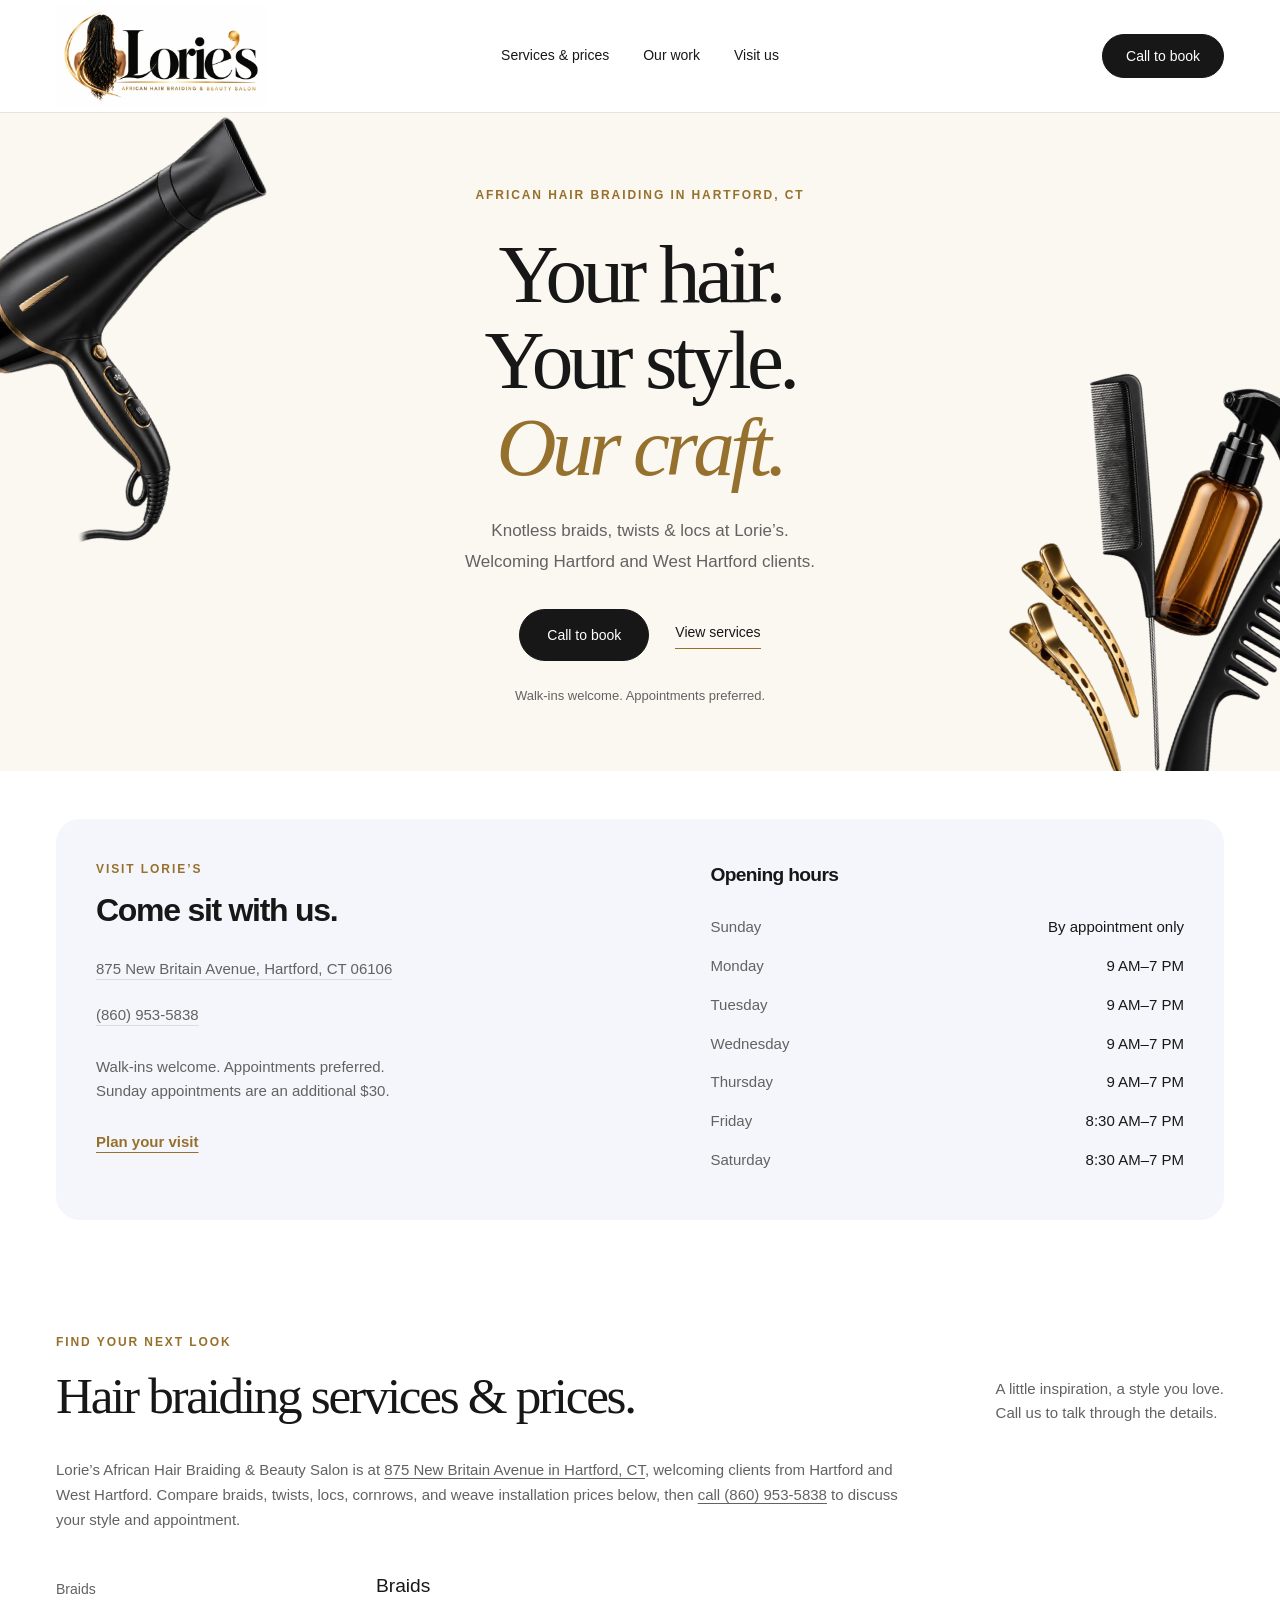
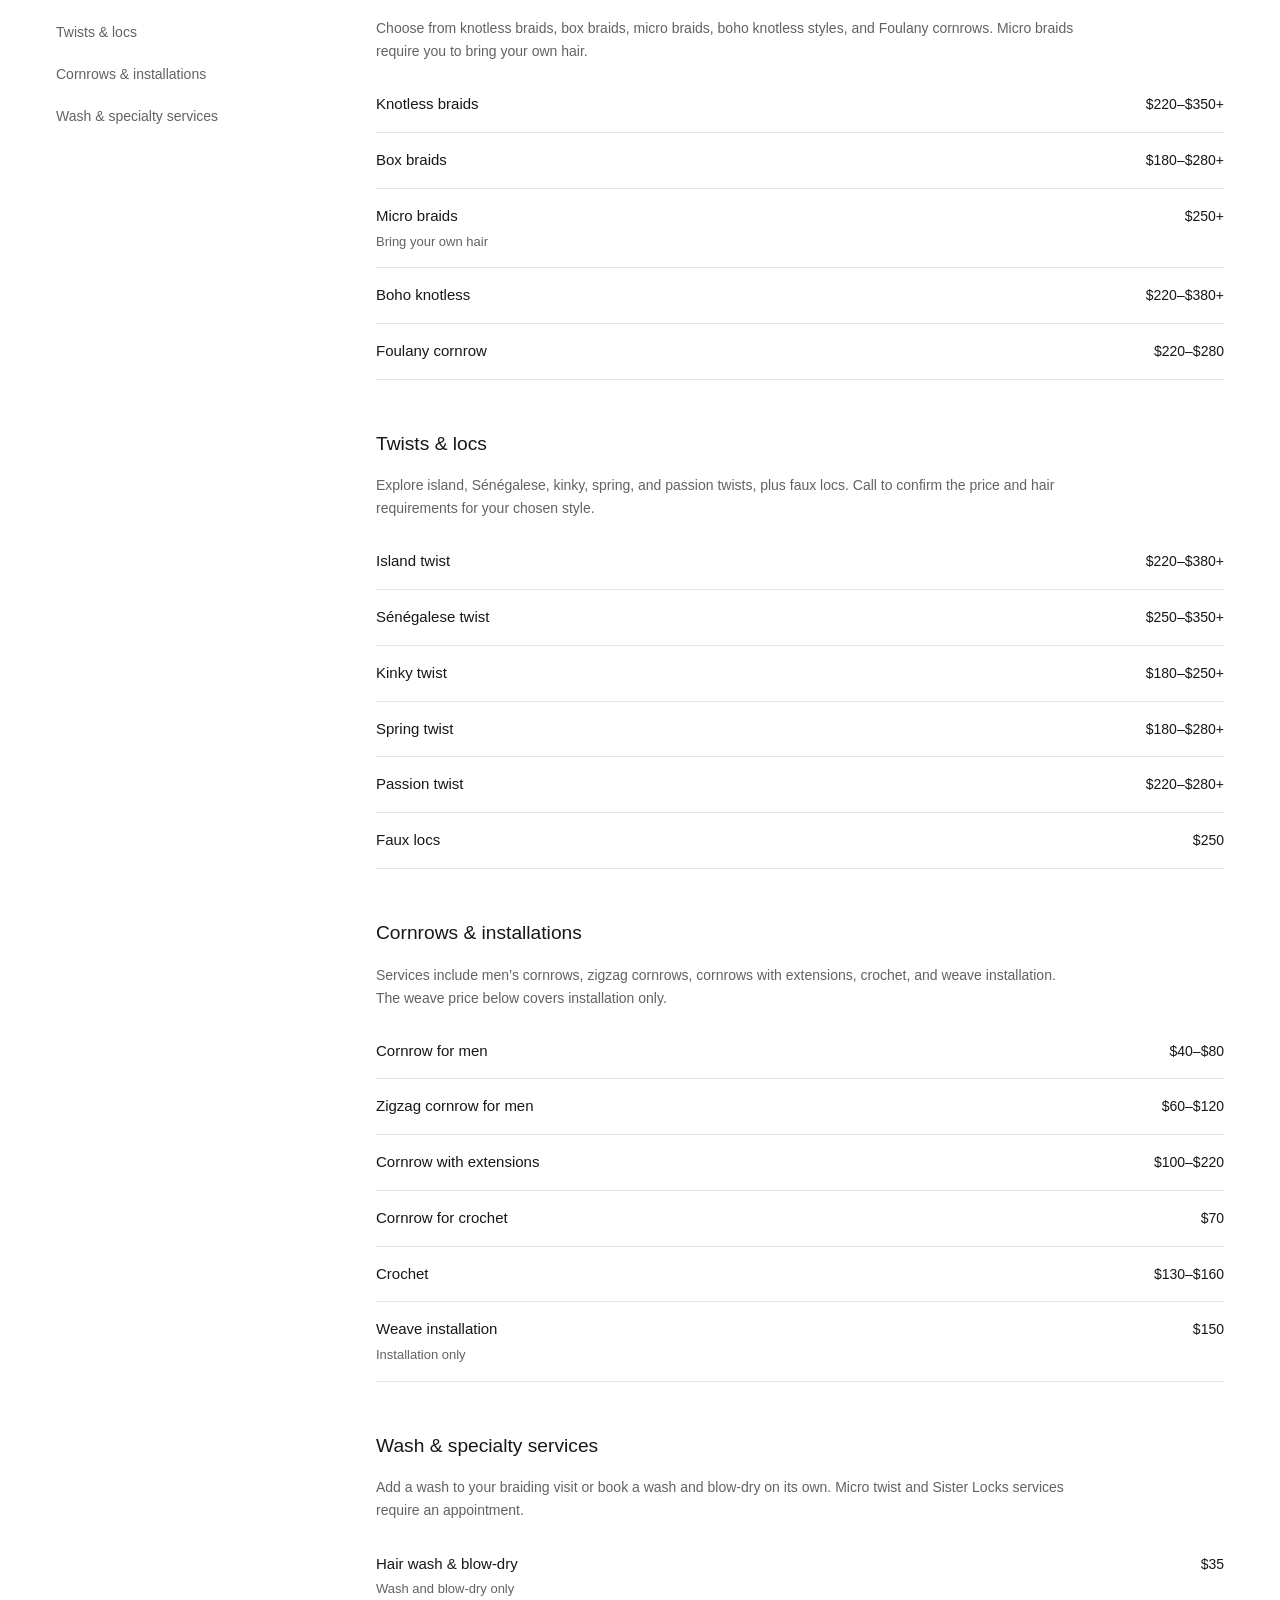
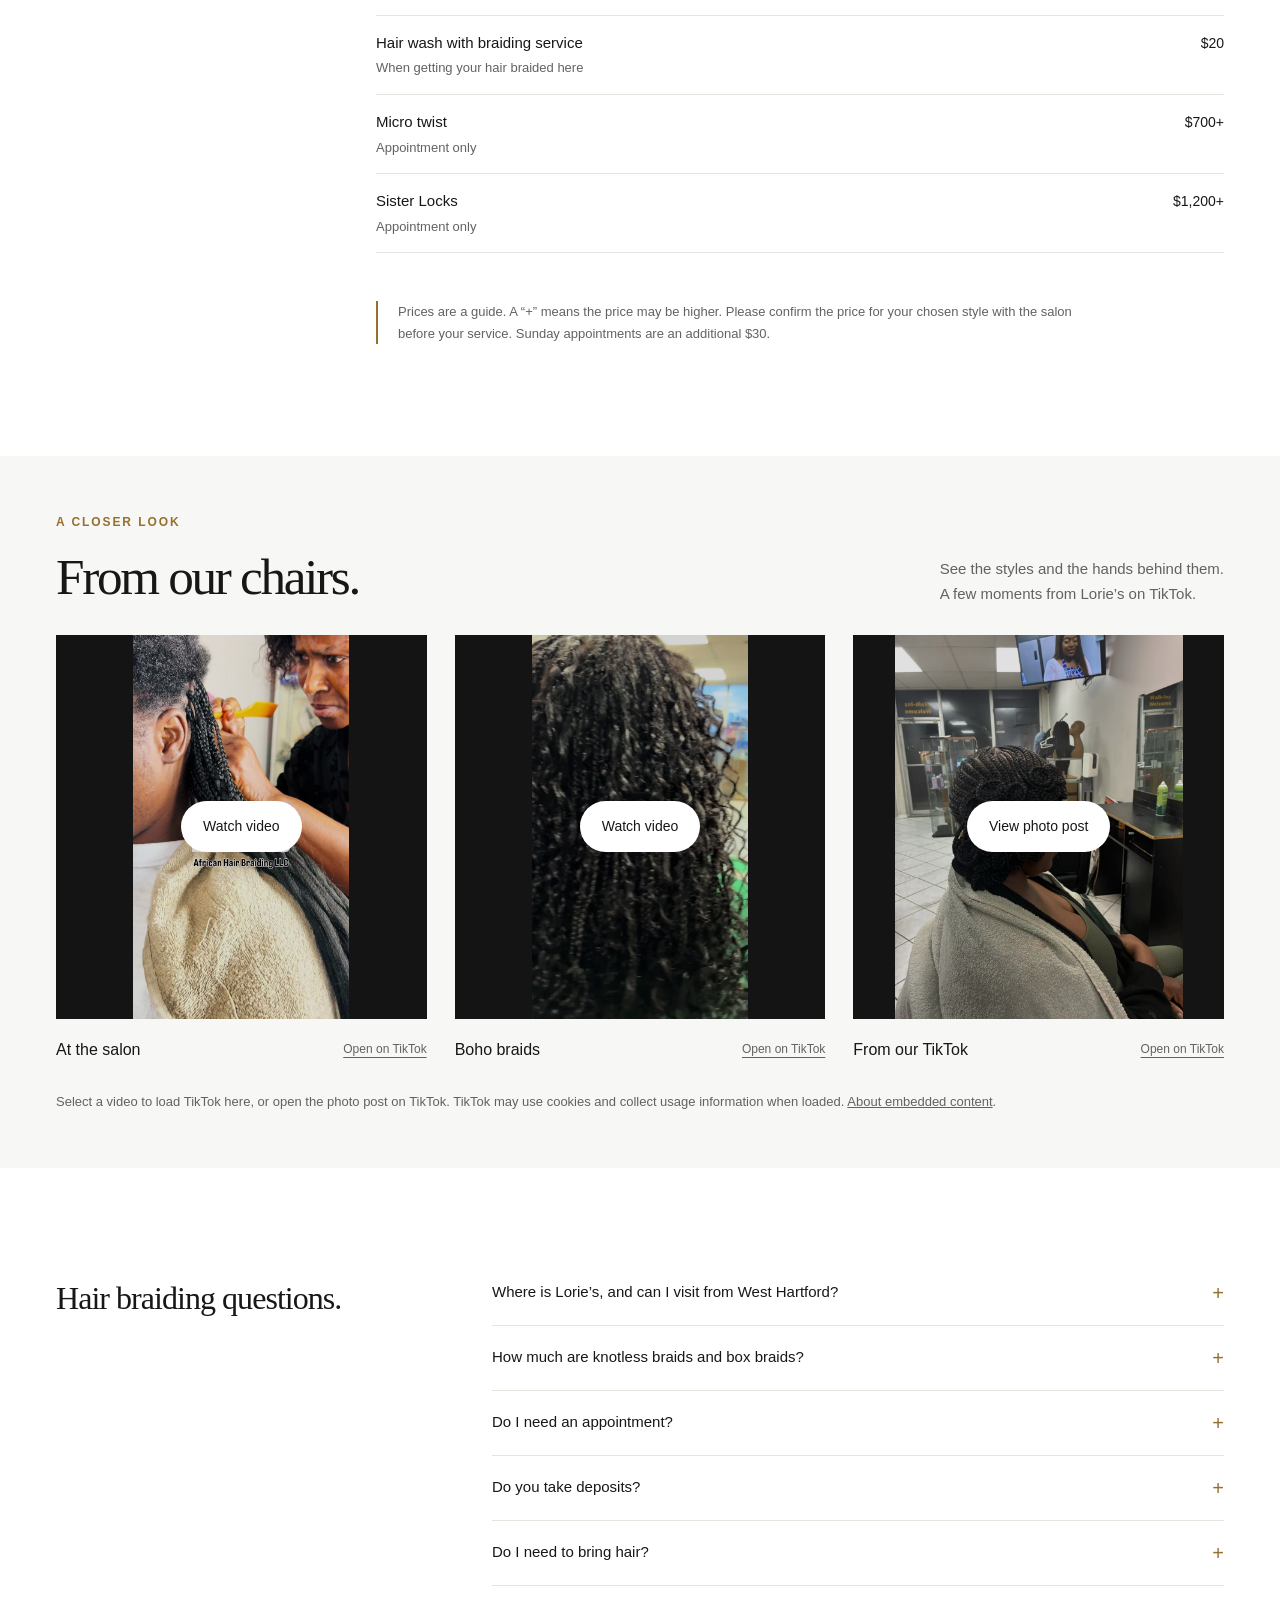
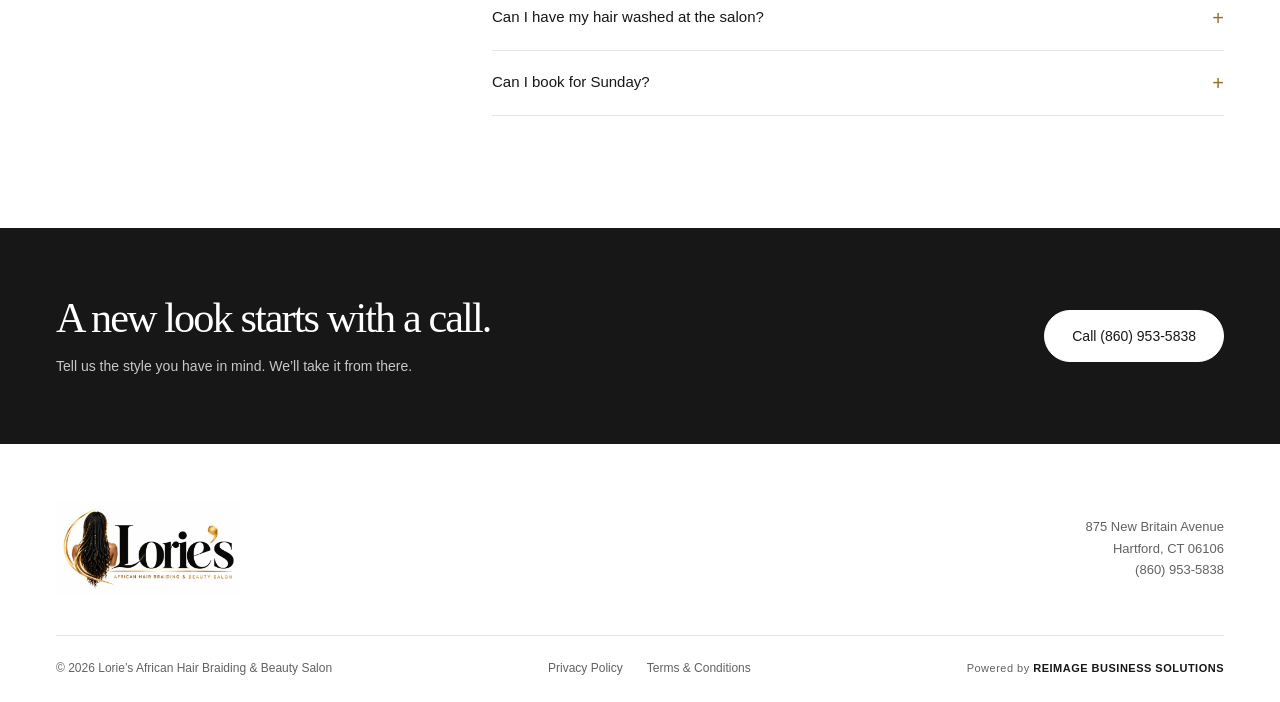
<file: index.html>
<!doctype html>
<html lang="en">
<head>
  <meta charset="utf-8"><meta name="viewport" content="width=device-width, initial-scale=1, viewport-fit=cover">
  <title>Hair Braiding in Hartford, CT | Lorie’s Salon</title>
  <meta name="description" content="Knotless braids, box braids, twists and locs in Hartford, welcoming West Hartford clients. View prices and hours, then call (860) 953-5838 to book.">
  <meta name="theme-color" content="#ffffff">
  <link rel="icon" href="data:image/svg+xml,%3Csvg xmlns='http://www.w3.org/2000/svg' viewBox='0 0 64 64'%3E%3Crect width='64' height='64' rx='8' fill='%23161616'/%3E%3Ctext x='18' y='48' fill='%23d4ae62' font-size='48' font-family='Georgia'%3EL%3C/text%3E%3C/svg%3E">
  <link rel="stylesheet" href="styles.css?v=d5288e8f4a30"><script src="site.js?v=2c0ebb2b4b5e" defer></script>
<!-- SEO:START -->
<meta name="robots" content="index, follow, max-image-preview:large, max-snippet:-1, max-video-preview:-1">
<link rel="canonical" href="https://loriesafricanhairbraidingllc.com/" />
<meta property="og:type" content="website">
<meta property="og:locale" content="en_US">
<meta property="og:site_name" content="Lorie’s African Hair Braiding &amp; Beauty Salon">
<meta property="og:title" content="Hair Braiding in Hartford, CT | Lorie’s Salon">
<meta property="og:description" content="Knotless braids, box braids, twists and locs in Hartford, welcoming West Hartford clients. View prices and hours, then call (860) 953-5838 to book.">
<meta property="og:url" content="https://loriesafricanhairbraidingllc.com/">
<meta property="og:image" content="https://loriesafricanhairbraidingllc.com/assets/lories-logo.png">
<meta property="og:image:width" content="1774">
<meta property="og:image:height" content="887">
<meta property="og:image:alt" content="Lorie’s African Hair Braiding &amp; Beauty Salon logo">
<meta name="twitter:card" content="summary_large_image">
<meta name="twitter:title" content="Hair Braiding in Hartford, CT | Lorie’s Salon">
<meta name="twitter:description" content="Knotless braids, box braids, twists and locs in Hartford, welcoming West Hartford clients. View prices and hours, then call (860) 953-5838 to book.">
<meta name="twitter:image" content="https://loriesafricanhairbraidingllc.com/assets/lories-logo.png">
<meta name="twitter:image:alt" content="Lorie’s African Hair Braiding &amp; Beauty Salon logo">
<link rel="sitemap" type="application/xml" href="https://loriesafricanhairbraidingllc.com/sitemap.xml">
<script type="application/ld+json">
{
  "@context": "https://schema.org",
  "@graph": [
    {
      "@type": "HairSalon",
      "@id": "https://loriesafricanhairbraidingllc.com/#salon",
      "url": "https://loriesafricanhairbraidingllc.com/",
      "name": "Lorie’s African Hair Braiding & Beauty Salon",
      "description": "Knotless braids, box braids, twists and locs in Hartford, welcoming West Hartford clients. View prices and hours, then call (860) 953-5838 to book. Walk-ins welcome. Appointments preferred. Sunday is by appointment only with an additional $30 charge.",
      "telephone": "+1-860-953-5838",
      "address": {
        "@type": "PostalAddress",
        "streetAddress": "875 New Britain Avenue",
        "addressLocality": "Hartford",
        "addressRegion": "CT",
        "postalCode": "06106",
        "addressCountry": "US"
      },
      "areaServed": [
        {
          "@type": "City",
          "name": "Hartford, Connecticut"
        },
        {
          "@type": "City",
          "name": "West Hartford, Connecticut"
        }
      ],
      "openingHoursSpecification": [
        {
          "@type": "OpeningHoursSpecification",
          "dayOfWeek": [
            "Monday",
            "Tuesday",
            "Wednesday",
            "Thursday"
          ],
          "opens": "09:00",
          "closes": "19:00"
        },
        {
          "@type": "OpeningHoursSpecification",
          "dayOfWeek": [
            "Friday",
            "Saturday"
          ],
          "opens": "08:30",
          "closes": "19:00"
        }
      ],
      "sameAs": [
        "https://www.tiktok.com/@lorieshairbraiding0"
      ],
      "hasOfferCatalog": {
        "@id": "https://loriesafricanhairbraidingllc.com/#service-catalog"
      },
      "logo": {
        "@type": "ImageObject",
        "url": "https://loriesafricanhairbraidingllc.com/assets/lories-logo.png",
        "width": 1774,
        "height": 887
      },
      "image": [
        "https://loriesafricanhairbraidingllc.com/assets/salon-work.jpg",
        "https://loriesafricanhairbraidingllc.com/assets/boho-braids.jpg"
      ],
      "hasMap": "https://www.google.com/maps/search/?api=1&query=875+New+Britain+Avenue+Hartford+CT+06106"
    },
    {
      "@type": "WebSite",
      "@id": "https://loriesafricanhairbraidingllc.com/#website",
      "url": "https://loriesafricanhairbraidingllc.com/",
      "name": "Lorie’s African Hair Braiding & Beauty Salon",
      "publisher": {
        "@id": "https://loriesafricanhairbraidingllc.com/#salon"
      },
      "inLanguage": "en-US"
    },
    {
      "@type": "WebPage",
      "@id": "https://loriesafricanhairbraidingllc.com/#webpage",
      "url": "https://loriesafricanhairbraidingllc.com/",
      "name": "Hair Braiding in Hartford, CT | Lorie’s Salon",
      "description": "Knotless braids, box braids, twists and locs in Hartford, welcoming West Hartford clients. View prices and hours, then call (860) 953-5838 to book.",
      "isPartOf": {
        "@id": "https://loriesafricanhairbraidingllc.com/#website"
      },
      "mainEntity": {
        "@id": "https://loriesafricanhairbraidingllc.com/#salon"
      },
      "inLanguage": "en-US"
    },
    {
      "@type": "OfferCatalog",
      "@id": "https://loriesafricanhairbraidingllc.com/#service-catalog",
      "name": "Hair braiding services and prices",
      "itemListElement": [
        {
          "@type": "OfferCatalog",
          "name": "Braids",
          "itemListElement": [
            {
              "@type": "Offer",
              "url": "https://loriesafricanhairbraidingllc.com/#braids",
              "description": "Listed price: $220–$350+. Confirm the final price with the salon before service. A plus sign means the price can exceed the displayed amount or range.",
              "priceSpecification": {
                "@type": "PriceSpecification",
                "priceCurrency": "USD",
                "minPrice": 220.0
              },
              "itemOffered": {
                "@type": "Service",
                "name": "Knotless braids",
                "serviceType": "Knotless braids",
                "provider": {
                  "@id": "https://loriesafricanhairbraidingllc.com/#salon"
                },
                "url": "https://loriesafricanhairbraidingllc.com/#braids"
              }
            },
            {
              "@type": "Offer",
              "url": "https://loriesafricanhairbraidingllc.com/#braids",
              "description": "Listed price: $180–$280+. Confirm the final price with the salon before service. A plus sign means the price can exceed the displayed amount or range.",
              "priceSpecification": {
                "@type": "PriceSpecification",
                "priceCurrency": "USD",
                "minPrice": 180.0
              },
              "itemOffered": {
                "@type": "Service",
                "name": "Box braids",
                "serviceType": "Box braids",
                "provider": {
                  "@id": "https://loriesafricanhairbraidingllc.com/#salon"
                },
                "url": "https://loriesafricanhairbraidingllc.com/#braids"
              }
            },
            {
              "@type": "Offer",
              "url": "https://loriesafricanhairbraidingllc.com/#braids",
              "description": "Listed price: $250+. Confirm the final price with the salon before service. Bring your own hair. A plus sign means the price can exceed the displayed amount or range.",
              "priceSpecification": {
                "@type": "PriceSpecification",
                "priceCurrency": "USD",
                "minPrice": 250.0
              },
              "itemOffered": {
                "@type": "Service",
                "name": "Micro braids",
                "serviceType": "Micro braids",
                "provider": {
                  "@id": "https://loriesafricanhairbraidingllc.com/#salon"
                },
                "url": "https://loriesafricanhairbraidingllc.com/#braids"
              }
            },
            {
              "@type": "Offer",
              "url": "https://loriesafricanhairbraidingllc.com/#braids",
              "description": "Listed price: $220–$380+. Confirm the final price with the salon before service. A plus sign means the price can exceed the displayed amount or range.",
              "priceSpecification": {
                "@type": "PriceSpecification",
                "priceCurrency": "USD",
                "minPrice": 220.0
              },
              "itemOffered": {
                "@type": "Service",
                "name": "Boho knotless",
                "serviceType": "Boho knotless",
                "provider": {
                  "@id": "https://loriesafricanhairbraidingllc.com/#salon"
                },
                "url": "https://loriesafricanhairbraidingllc.com/#braids"
              }
            },
            {
              "@type": "Offer",
              "url": "https://loriesafricanhairbraidingllc.com/#braids",
              "description": "Listed price: $220–$280. Confirm the final price with the salon before service.",
              "priceSpecification": {
                "@type": "PriceSpecification",
                "priceCurrency": "USD",
                "minPrice": 220.0,
                "maxPrice": 280.0
              },
              "itemOffered": {
                "@type": "Service",
                "name": "Foulany cornrow",
                "serviceType": "Foulany cornrow",
                "provider": {
                  "@id": "https://loriesafricanhairbraidingllc.com/#salon"
                },
                "url": "https://loriesafricanhairbraidingllc.com/#braids"
              }
            }
          ]
        },
        {
          "@type": "OfferCatalog",
          "name": "Twists & locs",
          "itemListElement": [
            {
              "@type": "Offer",
              "url": "https://loriesafricanhairbraidingllc.com/#twists",
              "description": "Listed price: $220–$380+. Confirm the final price with the salon before service. A plus sign means the price can exceed the displayed amount or range.",
              "priceSpecification": {
                "@type": "PriceSpecification",
                "priceCurrency": "USD",
                "minPrice": 220.0
              },
              "itemOffered": {
                "@type": "Service",
                "name": "Island twist",
                "serviceType": "Island twist",
                "provider": {
                  "@id": "https://loriesafricanhairbraidingllc.com/#salon"
                },
                "url": "https://loriesafricanhairbraidingllc.com/#twists"
              }
            },
            {
              "@type": "Offer",
              "url": "https://loriesafricanhairbraidingllc.com/#twists",
              "description": "Listed price: $250–$350+. Confirm the final price with the salon before service. A plus sign means the price can exceed the displayed amount or range.",
              "priceSpecification": {
                "@type": "PriceSpecification",
                "priceCurrency": "USD",
                "minPrice": 250.0
              },
              "itemOffered": {
                "@type": "Service",
                "name": "Sénégalese twist",
                "serviceType": "Sénégalese twist",
                "provider": {
                  "@id": "https://loriesafricanhairbraidingllc.com/#salon"
                },
                "url": "https://loriesafricanhairbraidingllc.com/#twists"
              }
            },
            {
              "@type": "Offer",
              "url": "https://loriesafricanhairbraidingllc.com/#twists",
              "description": "Listed price: $180–$250+. Confirm the final price with the salon before service. A plus sign means the price can exceed the displayed amount or range.",
              "priceSpecification": {
                "@type": "PriceSpecification",
                "priceCurrency": "USD",
                "minPrice": 180.0
              },
              "itemOffered": {
                "@type": "Service",
                "name": "Kinky twist",
                "serviceType": "Kinky twist",
                "provider": {
                  "@id": "https://loriesafricanhairbraidingllc.com/#salon"
                },
                "url": "https://loriesafricanhairbraidingllc.com/#twists"
              }
            },
            {
              "@type": "Offer",
              "url": "https://loriesafricanhairbraidingllc.com/#twists",
              "description": "Listed price: $180–$280+. Confirm the final price with the salon before service. A plus sign means the price can exceed the displayed amount or range.",
              "priceSpecification": {
                "@type": "PriceSpecification",
                "priceCurrency": "USD",
                "minPrice": 180.0
              },
              "itemOffered": {
                "@type": "Service",
                "name": "Spring twist",
                "serviceType": "Spring twist",
                "provider": {
                  "@id": "https://loriesafricanhairbraidingllc.com/#salon"
                },
                "url": "https://loriesafricanhairbraidingllc.com/#twists"
              }
            },
            {
              "@type": "Offer",
              "url": "https://loriesafricanhairbraidingllc.com/#twists",
              "description": "Listed price: $220–$280+. Confirm the final price with the salon before service. A plus sign means the price can exceed the displayed amount or range.",
              "priceSpecification": {
                "@type": "PriceSpecification",
                "priceCurrency": "USD",
                "minPrice": 220.0
              },
              "itemOffered": {
                "@type": "Service",
                "name": "Passion twist",
                "serviceType": "Passion twist",
                "provider": {
                  "@id": "https://loriesafricanhairbraidingllc.com/#salon"
                },
                "url": "https://loriesafricanhairbraidingllc.com/#twists"
              }
            },
            {
              "@type": "Offer",
              "url": "https://loriesafricanhairbraidingllc.com/#twists",
              "description": "Listed price: $250. Confirm the final price with the salon before service.",
              "priceSpecification": {
                "@type": "PriceSpecification",
                "priceCurrency": "USD",
                "price": 250.0
              },
              "itemOffered": {
                "@type": "Service",
                "name": "Faux locs",
                "serviceType": "Faux locs",
                "provider": {
                  "@id": "https://loriesafricanhairbraidingllc.com/#salon"
                },
                "url": "https://loriesafricanhairbraidingllc.com/#twists"
              }
            }
          ]
        },
        {
          "@type": "OfferCatalog",
          "name": "Cornrows & installations",
          "itemListElement": [
            {
              "@type": "Offer",
              "url": "https://loriesafricanhairbraidingllc.com/#cornrows",
              "description": "Listed price: $40–$80. Confirm the final price with the salon before service.",
              "priceSpecification": {
                "@type": "PriceSpecification",
                "priceCurrency": "USD",
                "minPrice": 40.0,
                "maxPrice": 80.0
              },
              "itemOffered": {
                "@type": "Service",
                "name": "Cornrow for men",
                "serviceType": "Cornrow for men",
                "provider": {
                  "@id": "https://loriesafricanhairbraidingllc.com/#salon"
                },
                "url": "https://loriesafricanhairbraidingllc.com/#cornrows"
              }
            },
            {
              "@type": "Offer",
              "url": "https://loriesafricanhairbraidingllc.com/#cornrows",
              "description": "Listed price: $60–$120. Confirm the final price with the salon before service.",
              "priceSpecification": {
                "@type": "PriceSpecification",
                "priceCurrency": "USD",
                "minPrice": 60.0,
                "maxPrice": 120.0
              },
              "itemOffered": {
                "@type": "Service",
                "name": "Zigzag cornrow for men",
                "serviceType": "Zigzag cornrow for men",
                "provider": {
                  "@id": "https://loriesafricanhairbraidingllc.com/#salon"
                },
                "url": "https://loriesafricanhairbraidingllc.com/#cornrows"
              }
            },
            {
              "@type": "Offer",
              "url": "https://loriesafricanhairbraidingllc.com/#cornrows",
              "description": "Listed price: $100–$220. Confirm the final price with the salon before service.",
              "priceSpecification": {
                "@type": "PriceSpecification",
                "priceCurrency": "USD",
                "minPrice": 100.0,
                "maxPrice": 220.0
              },
              "itemOffered": {
                "@type": "Service",
                "name": "Cornrow with extensions",
                "serviceType": "Cornrow with extensions",
                "provider": {
                  "@id": "https://loriesafricanhairbraidingllc.com/#salon"
                },
                "url": "https://loriesafricanhairbraidingllc.com/#cornrows"
              }
            },
            {
              "@type": "Offer",
              "url": "https://loriesafricanhairbraidingllc.com/#cornrows",
              "description": "Listed price: $70. Confirm the final price with the salon before service.",
              "priceSpecification": {
                "@type": "PriceSpecification",
                "priceCurrency": "USD",
                "price": 70.0
              },
              "itemOffered": {
                "@type": "Service",
                "name": "Cornrow for crochet",
                "serviceType": "Cornrow for crochet",
                "provider": {
                  "@id": "https://loriesafricanhairbraidingllc.com/#salon"
                },
                "url": "https://loriesafricanhairbraidingllc.com/#cornrows"
              }
            },
            {
              "@type": "Offer",
              "url": "https://loriesafricanhairbraidingllc.com/#cornrows",
              "description": "Listed price: $130–$160. Confirm the final price with the salon before service.",
              "priceSpecification": {
                "@type": "PriceSpecification",
                "priceCurrency": "USD",
                "minPrice": 130.0,
                "maxPrice": 160.0
              },
              "itemOffered": {
                "@type": "Service",
                "name": "Crochet",
                "serviceType": "Crochet",
                "provider": {
                  "@id": "https://loriesafricanhairbraidingllc.com/#salon"
                },
                "url": "https://loriesafricanhairbraidingllc.com/#cornrows"
              }
            },
            {
              "@type": "Offer",
              "url": "https://loriesafricanhairbraidingllc.com/#cornrows",
              "description": "Listed price: $150. Confirm the final price with the salon before service. Installation only.",
              "priceSpecification": {
                "@type": "PriceSpecification",
                "priceCurrency": "USD",
                "price": 150.0
              },
              "itemOffered": {
                "@type": "Service",
                "name": "Weave installation",
                "serviceType": "Weave installation",
                "provider": {
                  "@id": "https://loriesafricanhairbraidingllc.com/#salon"
                },
                "url": "https://loriesafricanhairbraidingllc.com/#cornrows"
              }
            }
          ]
        },
        {
          "@type": "OfferCatalog",
          "name": "Wash & specialty services",
          "itemListElement": [
            {
              "@type": "Offer",
              "url": "https://loriesafricanhairbraidingllc.com/#care",
              "description": "Listed price: $35. Confirm the final price with the salon before service. Wash and blow-dry only.",
              "priceSpecification": {
                "@type": "PriceSpecification",
                "priceCurrency": "USD",
                "price": 35.0
              },
              "itemOffered": {
                "@type": "Service",
                "name": "Hair wash & blow-dry",
                "serviceType": "Hair wash & blow-dry",
                "provider": {
                  "@id": "https://loriesafricanhairbraidingllc.com/#salon"
                },
                "url": "https://loriesafricanhairbraidingllc.com/#care"
              }
            },
            {
              "@type": "Offer",
              "url": "https://loriesafricanhairbraidingllc.com/#care",
              "description": "Listed price: $20. Confirm the final price with the salon before service. When getting your hair braided here.",
              "priceSpecification": {
                "@type": "PriceSpecification",
                "priceCurrency": "USD",
                "price": 20.0
              },
              "itemOffered": {
                "@type": "Service",
                "name": "Hair wash with braiding service",
                "serviceType": "Hair wash with braiding service",
                "provider": {
                  "@id": "https://loriesafricanhairbraidingllc.com/#salon"
                },
                "url": "https://loriesafricanhairbraidingllc.com/#care"
              }
            },
            {
              "@type": "Offer",
              "url": "https://loriesafricanhairbraidingllc.com/#care",
              "description": "Listed price: $700+. Confirm the final price with the salon before service. Appointment only. A plus sign means the price can exceed the displayed amount or range.",
              "priceSpecification": {
                "@type": "PriceSpecification",
                "priceCurrency": "USD",
                "minPrice": 700.0
              },
              "itemOffered": {
                "@type": "Service",
                "name": "Micro twist",
                "serviceType": "Micro twist",
                "provider": {
                  "@id": "https://loriesafricanhairbraidingllc.com/#salon"
                },
                "url": "https://loriesafricanhairbraidingllc.com/#care"
              }
            },
            {
              "@type": "Offer",
              "url": "https://loriesafricanhairbraidingllc.com/#care",
              "description": "Listed price: $1,200+. Confirm the final price with the salon before service. Appointment only. A plus sign means the price can exceed the displayed amount or range.",
              "priceSpecification": {
                "@type": "PriceSpecification",
                "priceCurrency": "USD",
                "minPrice": 1200.0
              },
              "itemOffered": {
                "@type": "Service",
                "name": "Sister Locks",
                "serviceType": "Sister Locks",
                "provider": {
                  "@id": "https://loriesafricanhairbraidingllc.com/#salon"
                },
                "url": "https://loriesafricanhairbraidingllc.com/#care"
              }
            }
          ]
        }
      ]
    }
  ]
}
</script>
<!-- SEO:END -->
  <meta name="msvalidate.01" content="78F93D1057647D83AE4B906CA632988F" />
</head>
<body>
  <a class="skip" href="#main">Skip to content</a>
  <header class="header"><div class="wrap nav">
    <a class="brand" href="./" aria-label="Lorie’s home"><img src="assets/lories-logo.webp" width="640" height="320" alt="Lorie’s African Hair Braiding & Beauty Salon"></a>
    <button class="menu-toggle" type="button" aria-label="Open navigation" aria-expanded="false" aria-controls="navigation"><span class="menu-icon" aria-hidden="true"><span></span><span></span><span></span></span></button>
    <nav id="navigation" aria-label="Main navigation"><a href="#services">Services & prices</a><a href="#our-work">Our work</a><a href="#visit">Visit us</a><a class="button small" href="tel:+18609535838">Call to book</a></nav>
  </div></header>
  <main id="main">
    <section class="hero">
      <img class="hero-decor hero-dryer" src="assets/hero-blow-dryer.webp" srcset="assets/hero-blow-dryer-mobile.webp 240w, assets/hero-blow-dryer.webp 960w" sizes="(max-width:700px) 180px, (max-width:1000px) 270px, (max-width:1516px) 31vw, 470px" width="960" height="960" decoding="async" alt="" aria-hidden="true">
      <img class="hero-decor hero-tools" src="assets/hero-braiding-tools.webp" srcset="assets/hero-braiding-tools-mobile.webp 280w, assets/hero-braiding-tools.webp 800w" sizes="(max-width:700px) and (max-height:640px) 130px, (max-width:700px) 160px, (max-width:1000px) 245px, (max-width:1560px) 25vw, 390px" width="800" height="1200" decoding="async" alt="" aria-hidden="true">
      <div class="hero-copy"><h1 class="eyebrow">African hair braiding in Hartford, CT</h1><p class="hero-title"><span class="hero-title-first">Your hair.<br></span>Your style.<br><em>Our craft.</em></p><p class="lead">Knotless braids, twists & locs at Lorie’s.<span class="hero-area"><br>Welcoming Hartford and West Hartford clients.</span></p><div class="actions"><a class="button" href="tel:+18609535838">Call to book</a><a class="text-link" href="#services">View services</a></div><p class="hero-note">Walk-ins welcome. Appointments preferred.</p></div>
    </section>
    <section class="visit-card wrap" id="visit" aria-labelledby="visit-title">
      <div class="visit-copy">
        <p class="eyebrow">Visit Lorie’s</p>
        <h2 id="visit-title">Come sit with us.</h2>
        <address class="address"><a href="https://www.google.com/maps/dir/?api=1&destination=875+New+Britain+Ave+Hartford+CT+06106" target="_blank" rel="noopener noreferrer">875 New Britain Avenue, Hartford, CT 06106</a></address>
        <a class="phone" href="tel:+18609535838">(860) 953-5838</a>
        <p>Walk-ins welcome. Appointments preferred.<br>Sunday appointments are an additional $30.</p>
        <a class="visit-directions" href="https://www.google.com/maps/dir/?api=1&destination=875+New+Britain+Ave+Hartford+CT+06106" target="_blank" rel="noopener noreferrer">Plan your visit</a>
      </div>
      <div class="hours">
        <h3>Opening hours</h3>
        <dl>
          <div><dt>Sunday</dt><dd>By appointment only</dd></div>
          <div><dt>Monday</dt><dd>9 AM–7 PM</dd></div>
          <div><dt>Tuesday</dt><dd>9 AM–7 PM</dd></div>
          <div><dt>Wednesday</dt><dd>9 AM–7 PM</dd></div>
          <div><dt>Thursday</dt><dd>9 AM–7 PM</dd></div>
          <div><dt>Friday</dt><dd>8:30 AM–7 PM</dd></div>
          <div><dt>Saturday</dt><dd>8:30 AM–7 PM</dd></div>
        </dl>
      </div>
    </section>
<section class="section wrap" id="services"><div class="section-heading"><div><p class="eyebrow">Find your next look</p><h2>Hair braiding services & prices.</h2></div><p>A little inspiration, a style you love.<br>Call us to talk through the details.</p></div><p class="service-intro">Lorie’s African Hair Braiding &amp; Beauty Salon is at <a href="#visit">875 New Britain Avenue in Hartford, CT</a>, welcoming clients from Hartford and West Hartford. Compare braids, twists, locs, cornrows, and weave installation prices below, then <a href="tel:+18609535838">call (860) 953-5838</a> to discuss your style and appointment.</p><div class="service-layout"><nav class="service-index" aria-label="Service categories"><a href="#braids">Braids</a><a href="#twists">Twists & locs</a><a href="#cornrows">Cornrows & installations</a><a href="#care">Wash & specialty services</a></nav><div><section class="service-group" id="braids" aria-labelledby="braids-title"><h3 id="braids-title">Braids</h3><p class="service-description">Choose from knotless braids, box braids, micro braids, boho knotless styles, and Foulany cornrows. Micro braids require you to bring your own hair.</p><dl class="service-list"><div class="service-row"><dt>Knotless braids</dt><dd>$220–$350+</dd></div><div class="service-row"><dt>Box braids</dt><dd>$180–$280+</dd></div><div class="service-row"><dt>Micro braids<small>Bring your own hair</small></dt><dd>$250+</dd></div><div class="service-row"><dt>Boho knotless</dt><dd>$220–$380+</dd></div><div class="service-row"><dt>Foulany cornrow</dt><dd>$220–$280</dd></div></dl></section><section class="service-group" id="twists" aria-labelledby="twists-title"><h3 id="twists-title">Twists & locs</h3><p class="service-description">Explore island, Sénégalese, kinky, spring, and passion twists, plus faux locs. Call to confirm the price and hair requirements for your chosen style.</p><dl class="service-list"><div class="service-row"><dt>Island twist</dt><dd>$220–$380+</dd></div><div class="service-row"><dt>Sénégalese twist</dt><dd>$250–$350+</dd></div><div class="service-row"><dt>Kinky twist</dt><dd>$180–$250+</dd></div><div class="service-row"><dt>Spring twist</dt><dd>$180–$280+</dd></div><div class="service-row"><dt>Passion twist</dt><dd>$220–$280+</dd></div><div class="service-row"><dt>Faux locs</dt><dd>$250</dd></div></dl></section><section class="service-group" id="cornrows" aria-labelledby="cornrows-title"><h3 id="cornrows-title">Cornrows & installations</h3><p class="service-description">Services include men’s cornrows, zigzag cornrows, cornrows with extensions, crochet, and weave installation. The weave price below covers installation only.</p><dl class="service-list"><div class="service-row"><dt>Cornrow for men</dt><dd>$40–$80</dd></div><div class="service-row"><dt>Zigzag cornrow for men</dt><dd>$60–$120</dd></div><div class="service-row"><dt>Cornrow with extensions</dt><dd>$100–$220</dd></div><div class="service-row"><dt>Cornrow for crochet</dt><dd>$70</dd></div><div class="service-row"><dt>Crochet</dt><dd>$130–$160</dd></div><div class="service-row"><dt>Weave installation<small>Installation only</small></dt><dd>$150</dd></div></dl></section><section class="service-group" id="care" aria-labelledby="care-title"><h3 id="care-title">Wash & specialty services</h3><p class="service-description">Add a wash to your braiding visit or book a wash and blow-dry on its own. Micro twist and Sister Locks services require an appointment.</p><dl class="service-list"><div class="service-row"><dt>Hair wash &amp; blow-dry<small>Wash and blow-dry only</small></dt><dd>$35</dd></div><div class="service-row"><dt>Hair wash with braiding service<small>When getting your hair braided here</small></dt><dd>$20</dd></div><div class="service-row"><dt>Micro twist<small>Appointment only</small></dt><dd>$700+</dd></div><div class="service-row"><dt>Sister Locks<small>Appointment only</small></dt><dd>$1,200+</dd></div></dl></section><p class="price-note">Prices are a guide. A “+” means the price may be higher. Please confirm the price for your chosen style with the salon before your service. Sunday appointments are an additional $30.</p></div></div></section>
<section class="section work-section" id="our-work"><div class="wrap"><div class="section-heading"><div><p class="eyebrow">A closer look</p><h2>From our chairs.</h2></div><p>See the styles and the hands behind them.<br>A few moments from Lorie’s on TikTok.</p></div><div class="work-grid"><article class="work-card"><div class="video-shell "><img src="assets/salon-work.webp" decoding="async" alt="Stylist braiding a client’s hair at Lorie’s salon in Hartford" loading="lazy" width="720" height="1280"><button class="play-button" type="button" data-post="7678052541388688671" data-title="At the salon" aria-label="Watch video: At the salon">Watch video</button></div><div class="work-caption"><h3>At the salon</h3><a href="https://www.tiktok.com/@lorieshairbraiding0/video/7678052541388688671" target="_blank" rel="noopener noreferrer">Open on TikTok</a></div></article><article class="work-card"><div class="video-shell "><img src="assets/boho-braids.webp" decoding="async" alt="Boho braids with loose curls created at Lorie’s salon" loading="lazy" width="720" height="1280"><button class="play-button" type="button" data-post="7574849033559166239" data-title="Boho braids" aria-label="Watch video: Boho braids">Watch video</button></div><div class="work-caption"><h3>Boho braids</h3><a href="https://www.tiktok.com/@lorieshairbraiding0/video/7574849033559166239" target="_blank" rel="noopener noreferrer">Open on TikTok</a></div></article><article class="work-card"><div class="video-shell"><img src="assets/braided-updo.webp" alt="Intricate braided updo photographed at Lorie’s salon" loading="lazy" width="900" height="1200"><a class="play-button" href="https://www.tiktok.com/@lorieshairbraiding0/photo/7619039137026395423?image_index=2" target="_blank" rel="noopener noreferrer" aria-label="View braided updo photo post on TikTok (opens in a new tab)">View photo post</a></div><div class="work-caption"><h3>From our TikTok</h3><a href="https://www.tiktok.com/@lorieshairbraiding0/photo/7619039137026395423" target="_blank" rel="noopener noreferrer">Open on TikTok</a></div></article></div><p class="embed-note">Select a video to load TikTok here, or open the photo post on TikTok. TikTok may use cookies and collect usage information when loaded. <a href="privacy.html#third-party">About embedded content</a>.</p><noscript><p>Use the “Open on TikTok” links above to view our posts.</p></noscript></div></section>
<section class="section wrap" id="faqs" aria-labelledby="faq-title"><div class="before-visit"><h2 id="faq-title">Hair braiding questions.</h2><div class="faq"><details><summary>Where is Lorie’s, and can I visit from West Hartford?</summary><p>Lorie’s is at 875 New Britain Avenue, Hartford, CT 06106. The salon is in Hartford and welcomes clients from West Hartford. <a href="#visit">View the address and opening hours</a> or <a href="https://www.google.com/maps/dir/?api=1&amp;destination=875+New+Britain+Ave+Hartford+CT+06106" target="_blank" rel="noopener noreferrer">get directions</a>.</p></details><details><summary>How much are knotless braids and box braids?</summary><p>Knotless braids are listed at $220–$350+, and box braids at $180–$280+. A “+” means the price may be higher. <a href="#braids">See braid prices</a> and call (860) 953-5838 to confirm the price for your style before your visit.</p></details><details><summary>Do I need an appointment?</summary><p>We accept walk-ins, but prefer appointments. Micro twist, Sister Locks, and Sunday services are by appointment only. Call (860) 953-5838 to arrange your visit.</p></details><details><summary>Do you take deposits?</summary><p>We do not take deposits online. If a deposit is arranged with the salon, it is handled in person only. Please call Lorie’s directly with any payment questions.</p></details><details><summary>Do I need to bring hair?</summary><p>For micro braids, please buy and bring your own hair. For other styles, call us before your visit to confirm which hair and supplies you need.</p></details><details><summary>Can I have my hair washed at the salon?</summary><p>Yes. A wash and blow-dry on its own is $35. A hair wash when you are getting your hair braided here is $20.</p></details><details><summary>Can I book for Sunday?</summary><p>Yes, Sundays are by appointment only. An additional $30 applies. Call the salon to confirm a time before coming in.</p></details></div></div></section>
<section class="closing"><div class="wrap"><div><h2>A new look starts with a call.</h2><p>Tell us the style you have in mind. We’ll take it from there.</p></div><a class="button" href="tel:+18609535838">Call (860) 953-5838</a></div></section>
  </main><footer class="footer wrap"><div class="footer-top"><a href="./" aria-label="Lorie’s home"><img class="footer-logo" src="assets/lories-logo.webp" alt="Lorie’s African Hair Braiding & Beauty Salon" width="640" height="320" loading="lazy"></a><p>875 New Britain Avenue<br>Hartford, CT 06106<br><a href="tel:+18609535838">(860) 953-5838</a></p></div><div class="footer-bottom"><span>© 2026 Lorie’s African Hair Braiding & Beauty Salon</span><div class="footer-links"><a href="privacy.html">Privacy Policy</a><a href="terms.html">Terms & Conditions</a></div><span class="credit">Powered by <a href="https://reimagebs.com/" target="_blank" rel="noopener noreferrer">REIMAGE BUSINESS SOLUTIONS</a></span></div></footer><div class="mobile-call"><a href="tel:+18609535838">Call to book</a><a href="#services">View prices</a></div>
</body></html>
</file>
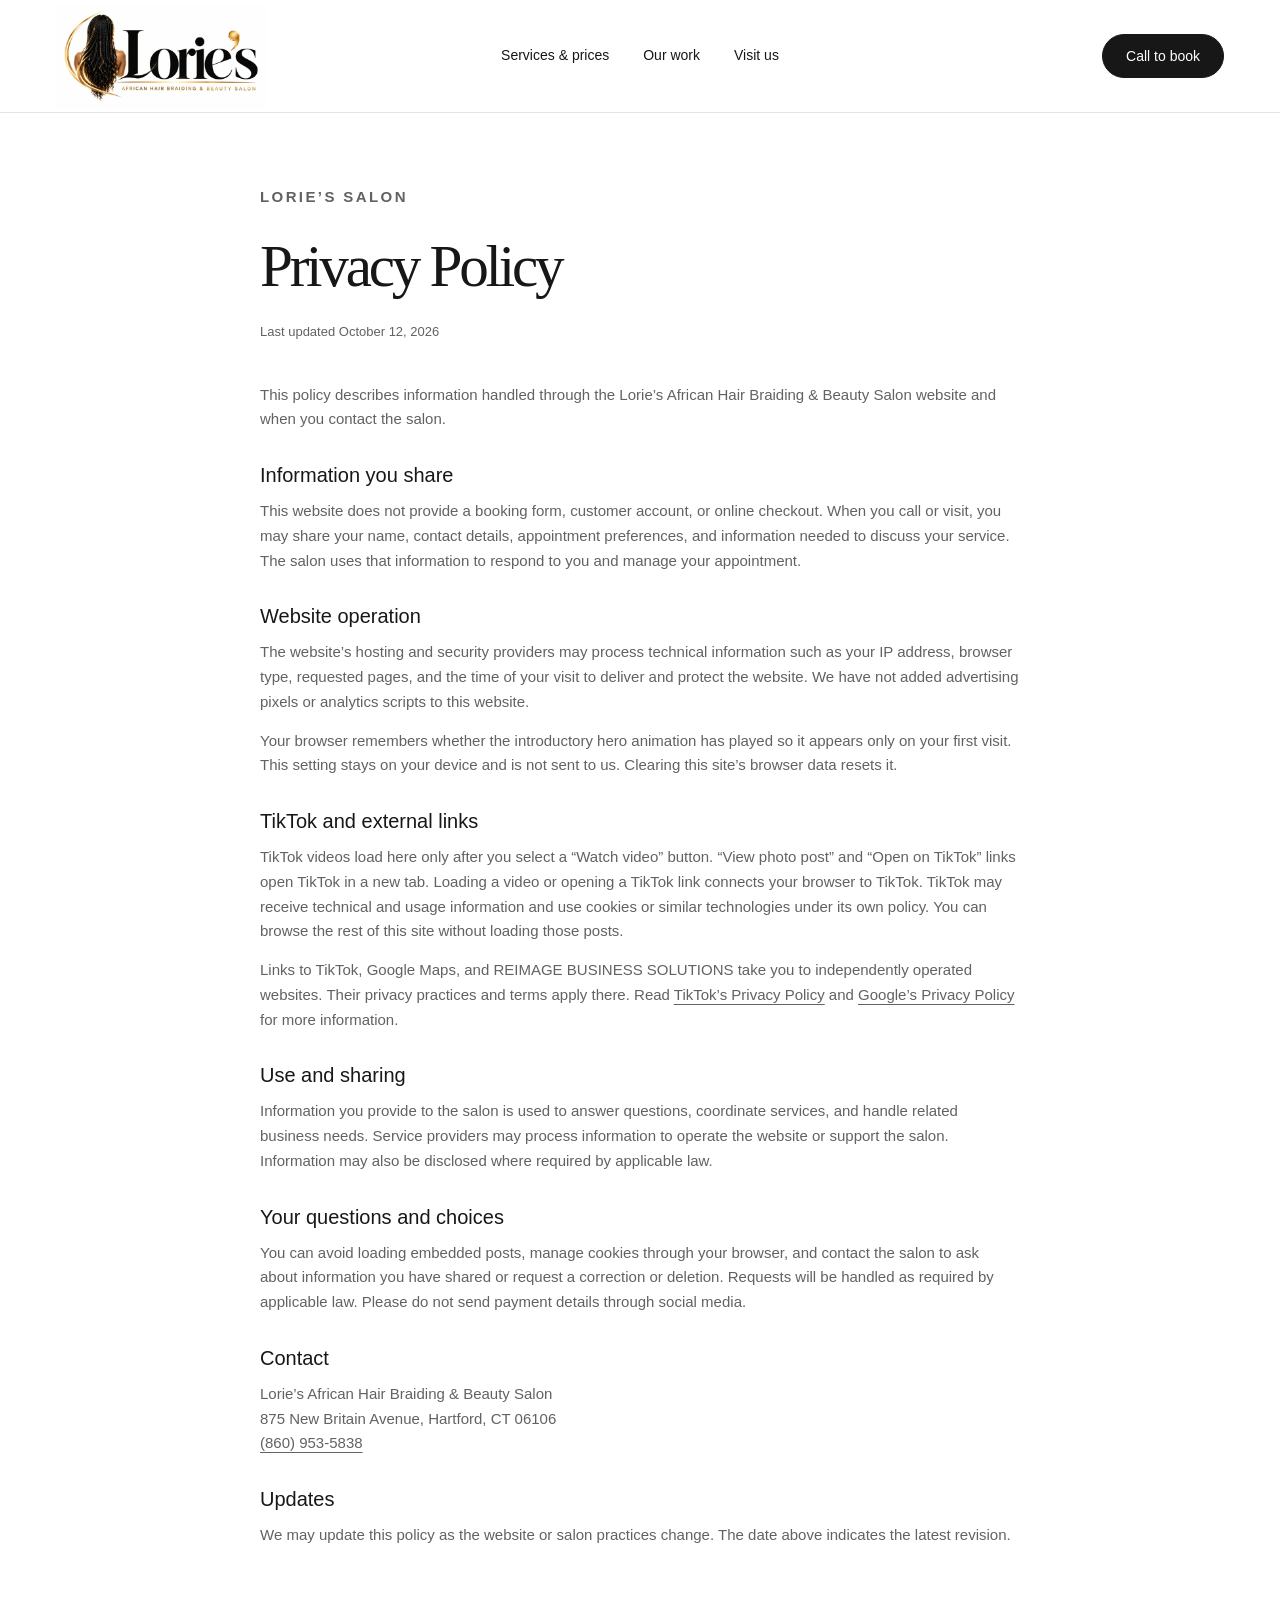
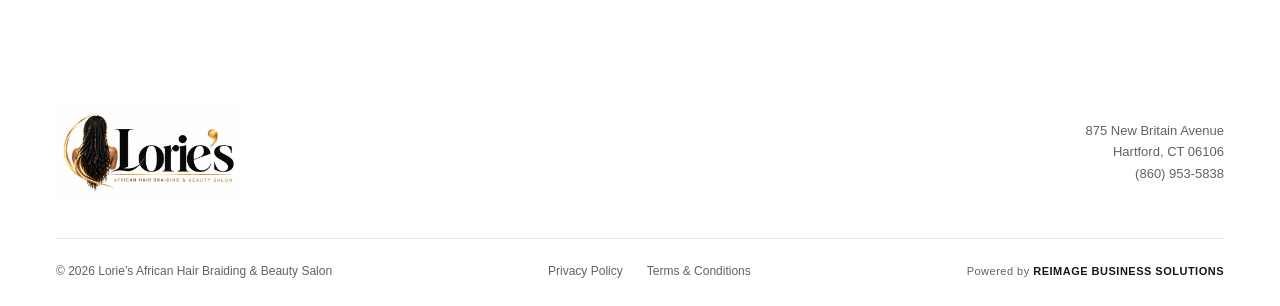
<file: privacy.html>
<!doctype html>
<html lang="en">
<head>
  <meta charset="utf-8"><meta name="viewport" content="width=device-width, initial-scale=1, viewport-fit=cover">
  <title>Privacy Policy | Lorie’s African Hair Braiding</title>
  <meta name="description" content="Privacy Policy for Lorie’s African Hair Braiding &amp; Beauty Salon in Hartford, Connecticut.">
  <meta name="theme-color" content="#ffffff">
  <link rel="icon" href="data:image/svg+xml,%3Csvg xmlns='http://www.w3.org/2000/svg' viewBox='0 0 64 64'%3E%3Crect width='64' height='64' rx='8' fill='%23161616'/%3E%3Ctext x='18' y='48' fill='%23d4ae62' font-size='48' font-family='Georgia'%3EL%3C/text%3E%3C/svg%3E">
  <link rel="stylesheet" href="styles.css?v=d5288e8f4a30"><script src="site.js?v=2c0ebb2b4b5e" defer></script>
<!-- SEO:START -->
<meta name="robots" content="index, follow, max-image-preview:large, max-snippet:-1, max-video-preview:-1">
<link rel="canonical" href="https://loriesafricanhairbraidingllc.com/privacy.html" />
<meta property="og:type" content="website">
<meta property="og:locale" content="en_US">
<meta property="og:site_name" content="Lorie’s African Hair Braiding &amp; Beauty Salon">
<meta property="og:title" content="Privacy Policy | Lorie’s African Hair Braiding">
<meta property="og:description" content="Privacy Policy for Lorie’s African Hair Braiding &amp; Beauty Salon in Hartford, Connecticut.">
<meta property="og:url" content="https://loriesafricanhairbraidingllc.com/privacy.html">
<meta property="og:image" content="https://loriesafricanhairbraidingllc.com/assets/lories-logo.png">
<meta property="og:image:width" content="1774">
<meta property="og:image:height" content="887">
<meta property="og:image:alt" content="Lorie’s African Hair Braiding &amp; Beauty Salon logo">
<meta name="twitter:card" content="summary_large_image">
<meta name="twitter:title" content="Privacy Policy | Lorie’s African Hair Braiding">
<meta name="twitter:description" content="Privacy Policy for Lorie’s African Hair Braiding &amp; Beauty Salon in Hartford, Connecticut.">
<meta name="twitter:image" content="https://loriesafricanhairbraidingllc.com/assets/lories-logo.png">
<meta name="twitter:image:alt" content="Lorie’s African Hair Braiding &amp; Beauty Salon logo">
<link rel="sitemap" type="application/xml" href="https://loriesafricanhairbraidingllc.com/sitemap.xml">
<!-- SEO:END -->
</head>
<body>
  <a class="skip" href="#main">Skip to content</a>
  <header class="header"><div class="wrap nav">
    <a class="brand" href="./" aria-label="Lorie’s home"><img src="assets/lories-logo.webp" width="640" height="320" alt="Lorie’s African Hair Braiding & Beauty Salon"></a>
    <button class="menu-toggle" type="button" aria-label="Open navigation" aria-expanded="false" aria-controls="navigation"><span class="menu-icon" aria-hidden="true"><span></span><span></span><span></span></span></button>
    <nav id="navigation" aria-label="Main navigation"><a href="./#services">Services & prices</a><a href="./#our-work">Our work</a><a href="./#visit">Visit us</a><a class="button small" href="tel:+18609535838">Call to book</a></nav>
  </div></header>
  <main id="main" class="wrap"><article class="legal"><p class="eyebrow">Lorie’s salon</p><h1>Privacy Policy</h1><p class="updated">Last updated October 12, 2026</p><p>This policy describes information handled through the Lorie’s African Hair Braiding & Beauty Salon website and when you contact the salon.</p><h2>Information you share</h2><p>This website does not provide a booking form, customer account, or online checkout. When you call or visit, you may share your name, contact details, appointment preferences, and information needed to discuss your service. The salon uses that information to respond to you and manage your appointment.</p><h2>Website operation</h2><p>The website’s hosting and security providers may process technical information such as your IP address, browser type, requested pages, and the time of your visit to deliver and protect the website. We have not added advertising pixels or analytics scripts to this website.</p><p>Your browser remembers whether the introductory hero animation has played so it appears only on your first visit. This setting stays on your device and is not sent to us. Clearing this site’s browser data resets it.</p><h2 id="third-party">TikTok and external links</h2><p>TikTok videos load here only after you select a “Watch video” button. “View photo post” and “Open on TikTok” links open TikTok in a new tab. Loading a video or opening a TikTok link connects your browser to TikTok. TikTok may receive technical and usage information and use cookies or similar technologies under its own policy. You can browse the rest of this site without loading those posts.</p><p>Links to TikTok, Google Maps, and REIMAGE BUSINESS SOLUTIONS take you to independently operated websites. Their privacy practices and terms apply there. Read <a href="https://www.tiktok.com/legal/page/us/privacy-policy/en" target="_blank" rel="noopener noreferrer">TikTok’s Privacy Policy</a> and <a href="https://policies.google.com/privacy" target="_blank" rel="noopener noreferrer">Google’s Privacy Policy</a> for more information.</p><h2>Use and sharing</h2><p>Information you provide to the salon is used to answer questions, coordinate services, and handle related business needs. Service providers may process information to operate the website or support the salon. Information may also be disclosed where required by applicable law.</p><h2>Your questions and choices</h2><p>You can avoid loading embedded posts, manage cookies through your browser, and contact the salon to ask about information you have shared or request a correction or deletion. Requests will be handled as required by applicable law. Please do not send payment details through social media.</p><h2>Contact</h2><p>Lorie’s African Hair Braiding & Beauty Salon<br>875 New Britain Avenue, Hartford, CT 06106<br><a href="tel:+18609535838">(860) 953-5838</a></p><h2>Updates</h2><p>We may update this policy as the website or salon practices change. The date above indicates the latest revision.</p></article></main><footer class="footer wrap"><div class="footer-top"><a href="./" aria-label="Lorie’s home"><img class="footer-logo" src="assets/lories-logo.webp" alt="Lorie’s African Hair Braiding & Beauty Salon" width="640" height="320" loading="lazy"></a><p>875 New Britain Avenue<br>Hartford, CT 06106<br><a href="tel:+18609535838">(860) 953-5838</a></p></div><div class="footer-bottom"><span>© 2026 Lorie’s African Hair Braiding & Beauty Salon</span><div class="footer-links"><a href="privacy.html">Privacy Policy</a><a href="terms.html">Terms & Conditions</a></div><span class="credit">Powered by <a href="https://reimagebs.com/" target="_blank" rel="noopener noreferrer">REIMAGE BUSINESS SOLUTIONS</a></span></div></footer></body></html>
</file>
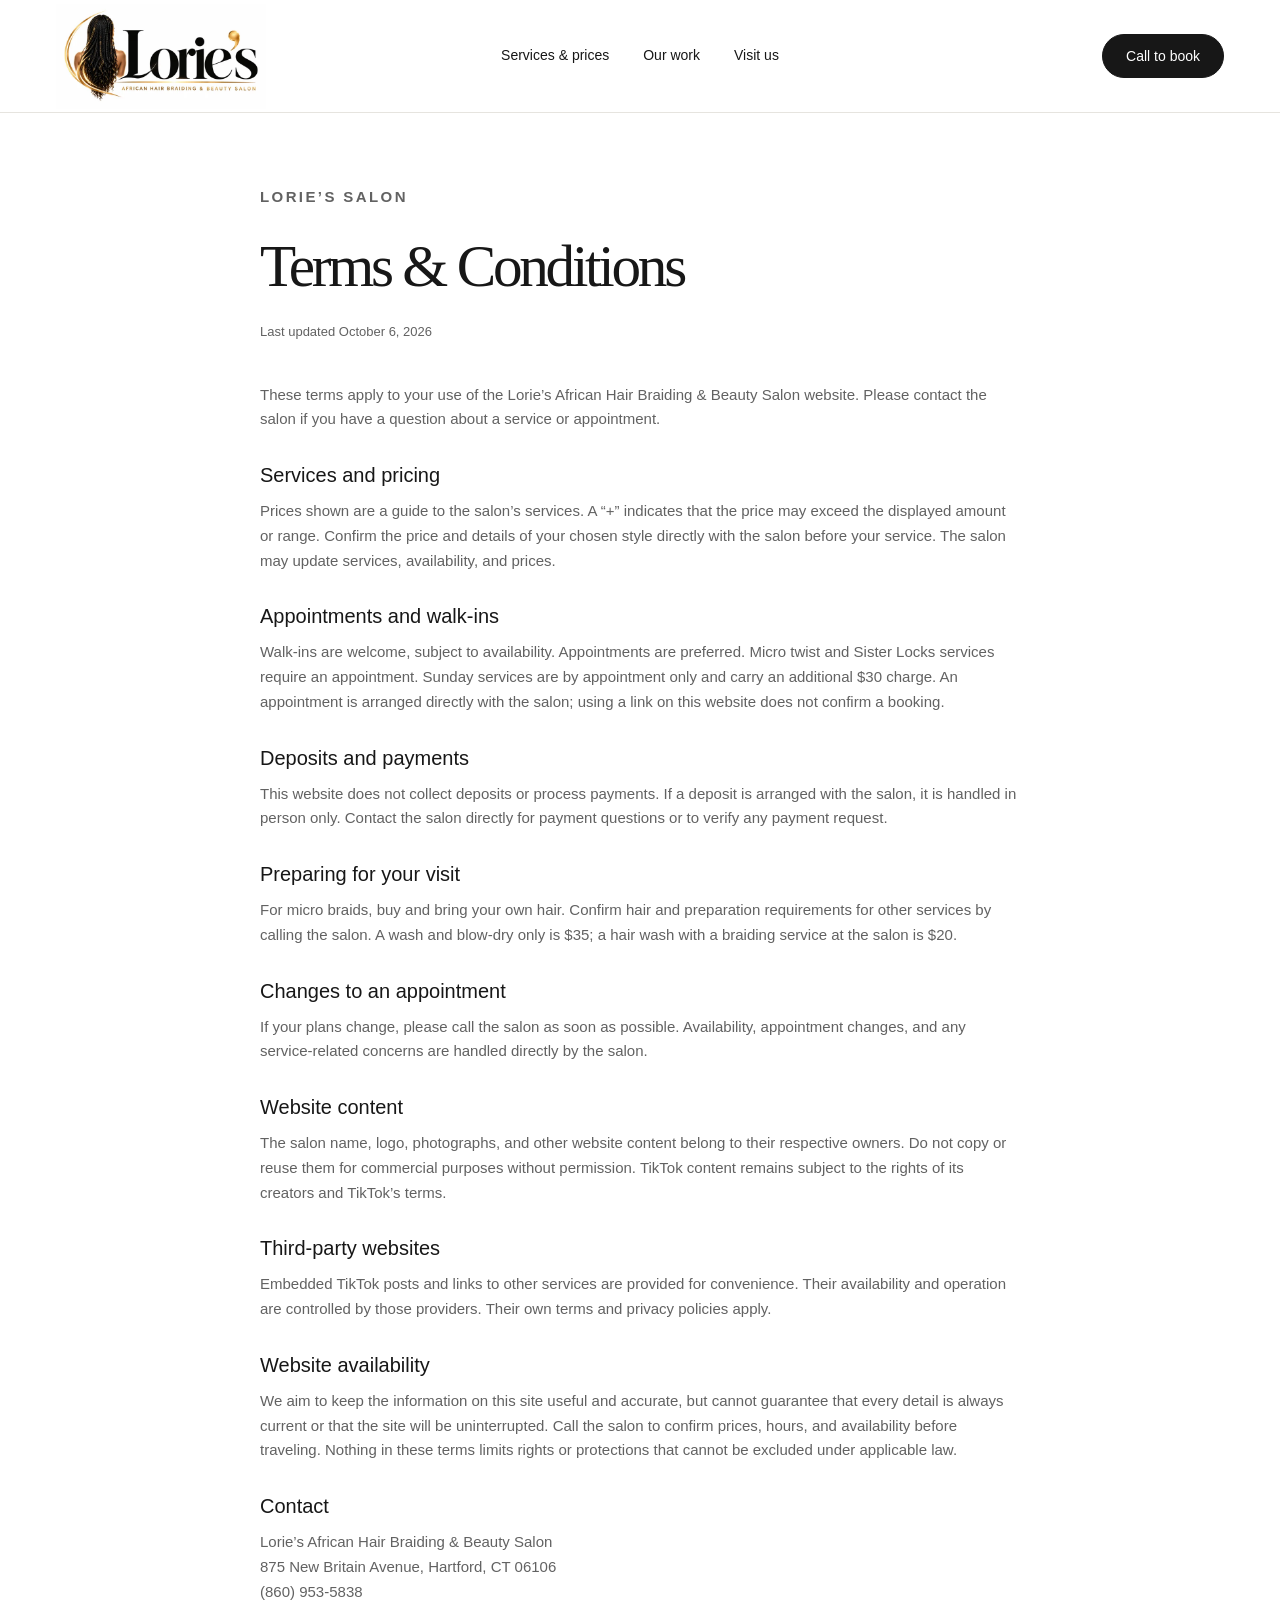
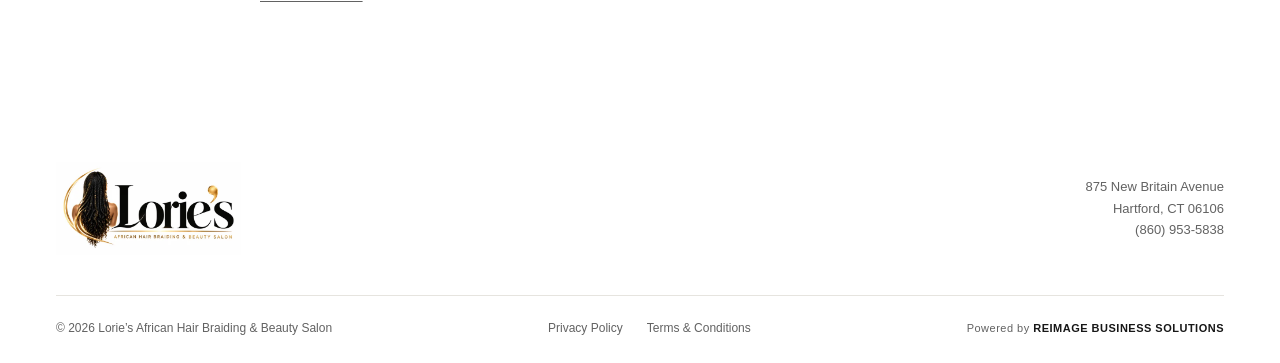
<file: terms.html>
<!doctype html>
<html lang="en">
<head>
  <meta charset="utf-8"><meta name="viewport" content="width=device-width, initial-scale=1, viewport-fit=cover">
  <title>Terms &amp; Conditions | Lorie’s African Hair Braiding</title>
  <meta name="description" content="Terms &amp; Conditions for Lorie’s African Hair Braiding &amp; Beauty Salon in Hartford, Connecticut.">
  <meta name="theme-color" content="#ffffff">
  <link rel="icon" href="data:image/svg+xml,%3Csvg xmlns='http://www.w3.org/2000/svg' viewBox='0 0 64 64'%3E%3Crect width='64' height='64' rx='8' fill='%23161616'/%3E%3Ctext x='18' y='48' fill='%23d4ae62' font-size='48' font-family='Georgia'%3EL%3C/text%3E%3C/svg%3E">
  <link rel="stylesheet" href="styles.css?v=d5288e8f4a30"><script src="site.js?v=2c0ebb2b4b5e" defer></script>
<!-- SEO:START -->
<meta name="robots" content="index, follow, max-image-preview:large, max-snippet:-1, max-video-preview:-1">
<link rel="canonical" href="https://loriesafricanhairbraidingllc.com/terms.html" />
<meta property="og:type" content="website">
<meta property="og:locale" content="en_US">
<meta property="og:site_name" content="Lorie’s African Hair Braiding &amp; Beauty Salon">
<meta property="og:title" content="Terms &amp; Conditions | Lorie’s African Hair Braiding">
<meta property="og:description" content="Terms &amp; Conditions for Lorie’s African Hair Braiding &amp; Beauty Salon in Hartford, Connecticut.">
<meta property="og:url" content="https://loriesafricanhairbraidingllc.com/terms.html">
<meta property="og:image" content="https://loriesafricanhairbraidingllc.com/assets/lories-logo.png">
<meta property="og:image:width" content="1774">
<meta property="og:image:height" content="887">
<meta property="og:image:alt" content="Lorie’s African Hair Braiding &amp; Beauty Salon logo">
<meta name="twitter:card" content="summary_large_image">
<meta name="twitter:title" content="Terms &amp; Conditions | Lorie’s African Hair Braiding">
<meta name="twitter:description" content="Terms &amp; Conditions for Lorie’s African Hair Braiding &amp; Beauty Salon in Hartford, Connecticut.">
<meta name="twitter:image" content="https://loriesafricanhairbraidingllc.com/assets/lories-logo.png">
<meta name="twitter:image:alt" content="Lorie’s African Hair Braiding &amp; Beauty Salon logo">
<link rel="sitemap" type="application/xml" href="https://loriesafricanhairbraidingllc.com/sitemap.xml">
<!-- SEO:END -->
</head>
<body>
  <a class="skip" href="#main">Skip to content</a>
  <header class="header"><div class="wrap nav">
    <a class="brand" href="./" aria-label="Lorie’s home"><img src="assets/lories-logo.webp" width="640" height="320" alt="Lorie’s African Hair Braiding & Beauty Salon"></a>
    <button class="menu-toggle" type="button" aria-label="Open navigation" aria-expanded="false" aria-controls="navigation"><span class="menu-icon" aria-hidden="true"><span></span><span></span><span></span></span></button>
    <nav id="navigation" aria-label="Main navigation"><a href="./#services">Services & prices</a><a href="./#our-work">Our work</a><a href="./#visit">Visit us</a><a class="button small" href="tel:+18609535838">Call to book</a></nav>
  </div></header>
  <main id="main" class="wrap"><article class="legal"><p class="eyebrow">Lorie’s salon</p><h1>Terms & Conditions</h1><p class="updated">Last updated October 6, 2026</p><p>These terms apply to your use of the Lorie’s African Hair Braiding & Beauty Salon website. Please contact the salon if you have a question about a service or appointment.</p><h2>Services and pricing</h2><p>Prices shown are a guide to the salon’s services. A “+” indicates that the price may exceed the displayed amount or range. Confirm the price and details of your chosen style directly with the salon before your service. The salon may update services, availability, and prices.</p><h2>Appointments and walk-ins</h2><p>Walk-ins are welcome, subject to availability. Appointments are preferred. Micro twist and Sister Locks services require an appointment. Sunday services are by appointment only and carry an additional $30 charge. An appointment is arranged directly with the salon; using a link on this website does not confirm a booking.</p><h2>Deposits and payments</h2><p>This website does not collect deposits or process payments. If a deposit is arranged with the salon, it is handled in person only. Contact the salon directly for payment questions or to verify any payment request.</p><h2>Preparing for your visit</h2><p>For micro braids, buy and bring your own hair. Confirm hair and preparation requirements for other services by calling the salon. A wash and blow-dry only is $35; a hair wash with a braiding service at the salon is $20.</p><h2>Changes to an appointment</h2><p>If your plans change, please call the salon as soon as possible. Availability, appointment changes, and any service-related concerns are handled directly by the salon.</p><h2>Website content</h2><p>The salon name, logo, photographs, and other website content belong to their respective owners. Do not copy or reuse them for commercial purposes without permission. TikTok content remains subject to the rights of its creators and TikTok’s terms.</p><h2>Third-party websites</h2><p>Embedded TikTok posts and links to other services are provided for convenience. Their availability and operation are controlled by those providers. Their own terms and privacy policies apply.</p><h2>Website availability</h2><p>We aim to keep the information on this site useful and accurate, but cannot guarantee that every detail is always current or that the site will be uninterrupted. Call the salon to confirm prices, hours, and availability before traveling. Nothing in these terms limits rights or protections that cannot be excluded under applicable law.</p><h2>Contact</h2><p>Lorie’s African Hair Braiding & Beauty Salon<br>875 New Britain Avenue, Hartford, CT 06106<br><a href="tel:+18609535838">(860) 953-5838</a></p></article></main><footer class="footer wrap"><div class="footer-top"><a href="./" aria-label="Lorie’s home"><img class="footer-logo" src="assets/lories-logo.webp" alt="Lorie’s African Hair Braiding & Beauty Salon" width="640" height="320" loading="lazy"></a><p>875 New Britain Avenue<br>Hartford, CT 06106<br><a href="tel:+18609535838">(860) 953-5838</a></p></div><div class="footer-bottom"><span>© 2026 Lorie’s African Hair Braiding & Beauty Salon</span><div class="footer-links"><a href="privacy.html">Privacy Policy</a><a href="terms.html">Terms & Conditions</a></div><span class="credit">Powered by <a href="https://reimagebs.com/" target="_blank" rel="noopener noreferrer">REIMAGE BUSINESS SOLUTIONS</a></span></div></footer></body></html>
</file>
<file: styles.css>
:root{--ink:#171717;--muted:#626262;--gold:#96702d;--line:#e6e4df;--wash:#f7f7f5;--serif:Georgia,'Times New Roman',serif;--sans:Arial,Helvetica,sans-serif}
*{box-sizing:border-box}html{-webkit-text-size-adjust:100%;scroll-behavior:smooth;scroll-padding-top:110px}body{overflow-wrap:break-word;padding-left:env(safe-area-inset-left,0px);padding-right:env(safe-area-inset-right,0px);margin:0;color:var(--ink);background:#fff;font-family:var(--sans);font-size:16px;line-height:1.65}a{color:inherit;text-decoration:none}button{font:inherit;cursor:pointer}img{display:block;max-width:100%}p,h1,h2,h3,figure{margin:0}h1,h2,h3{font-weight:400}a,button,summary{-webkit-tap-highlight-color:transparent}a:focus-visible,button:focus-visible,summary:focus-visible{outline:2px solid var(--gold);outline-offset:6px}.wrap{max-width:1280px;width:calc(100% - 112px);margin-inline:auto}.skip{position:fixed;top:-100px;left:20px;background:#fff;padding:12px;z-index:100}.skip:focus{top:12px}.header{background:#fff;border-bottom:1px solid var(--line)}.nav{position:relative;display:grid;grid-template-columns:210px minmax(0,1fr) 210px;align-items:center;min-height:112px;gap:32px}.brand{display:block;width:210px;flex-shrink:0}.brand img{width:100%;height:auto}.nav nav{display:flex;align-items:center;justify-content:center;gap:34px;font-size:.875rem;white-space:nowrap}.nav nav>.button{position:absolute;right:0;top:50%;transform:translateY(-50%)}.nav nav>a:not(.button):hover{color:var(--gold)}.button{border-radius:999px;display:inline-flex;justify-content:center;align-items:center;min-height:52px;background:var(--ink);border:1px solid var(--ink);color:#fff;padding:12px 27px;font-size:.875rem;line-height:1.5;transition:background .18s}.button:hover{background:#3d3425;border-color:#3d3425}.button.small{min-height:44px;padding:9px 23px}.button.outline{background:transparent;color:var(--ink);border-color:#bbb}.button.outline:hover{border-color:var(--ink)}.menu-toggle{display:none;border-radius:999px;color:var(--ink);-webkit-text-fill-color:var(--ink);appearance:none;-webkit-appearance:none}.hero{position:relative;isolation:isolate;overflow:hidden;padding:72px 24px 64px;text-align:center;margin-bottom:48px;background:#fbf8f2}.hero-copy{position:relative;z-index:1;max-width:640px;margin-inline:auto}.hero-decor{position:absolute;z-index:0;height:auto;pointer-events:none;user-select:none}.hero-dryer{width:clamp(230px,31vw,470px);left:-6%;top:36px;transform:rotate(-18deg)}.hero-tools{width:clamp(200px,25vw,390px);right:-4%;bottom:-55px;transform:rotate(14deg)}.hero .lead{max-width:480px;margin-inline:auto}.hero .actions{justify-content:center}.eyebrow{text-transform:uppercase;letter-spacing:.16em;font-size:.75rem;line-height:1.8;font-weight:600;color:var(--gold);margin-bottom:24px}h1,.hero-title{font-family:var(--serif);font-size:clamp(3.4rem,6.5vw,5.65rem);line-height:1.04;letter-spacing:-.055em}h1 em,.hero-title em{font-weight:400;color:var(--gold)}.lead{color:var(--muted);font-size:1.0625rem;max-width:370px;margin-top:26px;line-height:1.8}.actions{display:flex;align-items:center;flex-wrap:wrap;gap:26px;margin-top:32px}.text-link{font-size:.875rem;border-bottom:1px solid var(--gold);padding-bottom:4px}.text-link:hover{color:var(--gold)}.hero .eyebrow{font-family:var(--sans);font-size:.75rem;line-height:1.8;letter-spacing:.16em;font-weight:600}.hero-note{font-size:.8125rem;color:var(--muted);margin-top:24px}.section{padding-block:112px}.section-heading{display:flex;align-items:end;justify-content:space-between;gap:40px;margin-bottom:44px}.section-heading p:not(.eyebrow){max-width:375px;color:var(--muted);font-size:.9375rem}h2{font-family:var(--serif);font-size:clamp(2.3rem,4vw,3.6rem);letter-spacing:-.045em;line-height:1.15}.section .eyebrow{margin-bottom:14px}.service-layout{display:grid;grid-template-columns:240px 1fr;gap:80px}.service-index{display:flex;flex-direction:column;gap:18px;padding-top:8px;align-items:start}.service-index a{font-size:.875rem;color:var(--muted);border-bottom:1px solid transparent}.service-index a:hover{color:var(--ink);border-color:var(--gold)}.service-group{margin-bottom:48px;scroll-margin-top:30px}.service-group:last-child{margin-bottom:0}.service-group h3{font-size:1.2rem;font-weight:500;margin-bottom:15px}.service-row{display:flex;justify-content:space-between;align-items:baseline;gap:24px;border-bottom:1px solid var(--line);padding:15px 0}.service-row dt{font-size:.9375rem}.service-row dt small{display:block;color:var(--muted);font-size:.8125rem;margin-top:2px}.service-row dd{margin:0;white-space:nowrap;font-size:.875rem}.service-list{margin:0}.price-note{color:var(--muted);font-size:.8125rem;border-left:2px solid var(--gold);padding-left:20px;margin-top:32px;max-width:700px}.work-section{background:var(--wash);padding-block:56px}.work-section .section-heading{margin-bottom:28px}.work-grid{display:grid;grid-template-columns:repeat(3,minmax(0,1fr));gap:28px;width:100%}.work-card{min-width:0}.video-shell{position:relative;height:clamp(260px,30vw,422px);background:#171717;overflow:hidden;display:grid;place-items:center}.video-shell>img{position:absolute;inset:0;width:100%;height:100%;object-fit:contain}.video-shell.logo-preview>img{object-fit:contain;background:white;padding:20px}.video-shell:not(.logo-preview):after{content:'';position:absolute;inset:0;background:rgba(0,0,0,.12);pointer-events:none}.play-button{border-radius:999px;display:inline-flex;align-items:center;justify-content:center;min-height:48px;z-index:1;position:relative;border:0;background:#fff;color:var(--ink);padding:14px 22px;box-shadow:0 4px 30px #0002;font-size:.875rem}.play-button:hover{background:#f2eadb}.video-shell iframe{position:absolute;inset:0;z-index:2;width:100%;height:100%;border:0;background:#fff}.work-caption{display:flex;flex-wrap:wrap;justify-content:space-between;gap:4px 14px;align-items:center;margin-top:18px}.work-caption h3{font-size:1rem}.work-caption a{font-size:.75rem;color:var(--muted);text-decoration:underline;text-underline-offset:4px}.embed-note{font-size:.8125rem;color:var(--muted);margin-top:28px}.embed-note a{text-decoration:underline}.visit-card{display:grid;grid-template-columns:1.15fr 1fr;gap:70px;background:#f5f6fb;border-radius:24px;padding:40px}.visit-card .eyebrow{margin-bottom:12px}.visit-card h2{font-family:var(--sans);font-size:2rem;font-weight:700;letter-spacing:-.04em}.visit-copy>p:not(.eyebrow){color:var(--muted);margin-top:26px;font-size:.9375rem}.address{font-style:normal;font-size:.9375rem;line-height:1.6;margin-top:28px;color:var(--muted)}.address a,.phone{text-decoration:underline;text-decoration-color:#dcdde2;text-underline-offset:5px}.phone{font-size:.9375rem;margin-top:22px;display:inline-block;color:var(--muted)}.visit-directions{display:inline-block;font-size:.9375rem;font-weight:600;color:var(--gold);text-decoration:underline;text-underline-offset:5px;margin-top:26px}.hours h3{font-size:1.2rem;font-weight:700;letter-spacing:-.035em;margin-bottom:18px}.hours dl{margin:0}.hours dl>div{display:flex;justify-content:space-between;align-items:baseline;gap:20px;padding:7px 0;font-size:.9375rem}.hours dt{color:var(--muted)}.hours dd{margin:0;text-align:right}.before-visit{display:grid;grid-template-columns:1fr 2fr;gap:70px}.before-visit h2{font-family:var(--serif);font-size:2rem;letter-spacing:-.03em}.faq details{border-bottom:1px solid var(--line);padding:19px 0}.faq details:first-child{padding-top:0}.faq summary{cursor:pointer;display:flex;justify-content:space-between;gap:25px;font-size:.9375rem;list-style:none}.faq summary::-webkit-details-marker{display:none}.faq summary:after{content:'+';color:var(--gold);font-size:1.25rem;line-height:1.3}.faq details[open] summary:after{content:'−'}.faq details p{color:var(--muted);font-size:.9375rem;padding-top:14px;max-width:630px}.closing{background:var(--ink);color:#fff;padding:66px 0}.closing .wrap{display:flex;justify-content:space-between;align-items:center;gap:40px}.closing h2{font-size:clamp(2rem,3.3vw,3rem)}.closing p{color:#c8c8c8;font-size:.875rem;margin-top:12px}.closing .button{background:#fff;color:var(--ink);border-color:#fff}.footer{padding:58px 0 24px}.footer-top{display:flex;align-items:center;justify-content:space-between;gap:40px;padding-bottom:40px}.footer-logo{width:185px;height:auto}.footer-top p{font-size:.8125rem;color:var(--muted);text-align:right}.footer-bottom{border-top:1px solid var(--line);padding-top:23px;display:flex;flex-wrap:wrap;justify-content:space-between;gap:20px;font-size:.75rem;color:var(--muted)}.footer-links{display:flex;gap:24px}.footer-bottom a:hover{text-decoration:underline}.credit{font-size:.6875rem;letter-spacing:.045em}.credit a{color:var(--ink);font-weight:600}.legal{max-width:760px;margin:auto;padding:70px 0 100px}.legal h1{font-size:3.7rem;line-height:1.1}.legal .updated{font-size:.8125rem;color:var(--muted);margin:22px 0 40px}.legal h2{font-family:var(--sans);font-size:1.25rem;font-weight:500;letter-spacing:0;margin:32px 0 12px}.legal p,.legal li{color:var(--muted);font-size:.9375rem}.legal a{text-decoration:underline;text-underline-offset:4px}.legal p+p{margin-top:14px}.mobile-call{display:none}
.embed-error{z-index:3;position:relative;margin:24px;padding:24px;background:#fff;color:var(--ink);font-size:.875rem}
@media(max-width:1000px) and (min-width:701px){.hero-dryer{left:-105px;width:270px;top:100px}.hero-tools{right:-100px;width:245px;bottom:-35px}.hero-copy{max-width:480px}.nav{grid-template-columns:166px minmax(0,1fr) 166px;gap:16px}.brand{width:166px}}
@media(max-width:1000px){.wrap{width:calc(100% - 64px)}.nav nav{gap:22px}.service-layout{grid-template-columns:180px 1fr;gap:45px}.visit-card{gap:40px;padding:32px}.work-grid{gap:18px}.work-caption{display:block}.work-caption a{display:inline-block;margin-top:4px}}
@media(max-width:700px){html{scroll-padding-top:24px}.wrap{width:calc(100% - 40px)}.nav{display:flex;justify-content:space-between;min-height:90px;flex-wrap:wrap;gap:0}.brand{width:166px}.menu-toggle{display:flex;align-items:center;justify-content:center;width:44px;min-width:44px;min-height:44px;background:transparent;border:0;padding:10px}.nav nav{display:none;width:100%;flex-direction:column;align-items:stretch;gap:0;padding:12px 0 24px}.nav nav.open{display:flex}.nav nav a{padding:12px 0;text-align:center}.nav nav .button{position:static;transform:none;margin-top:12px}.hero{height:calc(100svh - 146px - max(10px,env(safe-area-inset-bottom,0px)));min-height:340px;display:flex;align-items:center;justify-content:center;padding:60px 20px 110px;margin-bottom:28px}.hero-copy{width:100%;max-width:100%}.hero-dryer{width:180px;left:-70px;top:-35px;transform:rotate(30deg)}.hero-tools{width:160px;left:auto;right:-22px;top:auto;bottom:-105px;transform:rotate(12deg)}.eyebrow{font-size:.6875rem;letter-spacing:.13em;margin-bottom:22px}h1,.hero-title{font-size:clamp(3.1rem,14vw,3.8rem);line-height:1.05}.lead{font-size:1rem;max-width:340px;margin-top:22px}.actions{gap:10px 20px;margin-top:24px}.hero .actions{max-width:360px;margin-inline:auto}.hero .actions .button{width:100%;min-height:50px}.hero .text-link{display:inline-flex;align-items:center;justify-content:center;min-height:44px;border:0;padding:0 12px;text-decoration:underline;text-decoration-color:var(--gold);text-underline-offset:6px}.hero-note{margin-top:18px}.section{padding-block:52px}.section-heading{display:block;margin-bottom:32px}.section-heading p:not(.eyebrow){margin-top:20px}.service-layout{display:block}.service-index{flex-direction:row;flex-wrap:wrap;gap:6px 10px;border-bottom:1px solid var(--line);padding-bottom:24px;margin-bottom:30px}.service-index a{display:flex;align-items:center;min-height:44px;padding:8px 12px;background:var(--wash);border:1px solid var(--line);border-radius:999px;font-size:.875rem}.service-row{gap:18px}.service-row dt{min-width:0;font-size:.9375rem}.service-row dd{flex-shrink:0;font-size:.875rem}.service-group{margin-bottom:36px}.work-section{padding-block:40px}.work-grid{grid-template-columns:1fr;gap:24px}.video-shell{height:304px}.work-caption{display:flex}.work-caption{margin-top:8px}.work-caption a{display:inline-flex;align-items:center;min-height:44px;margin-top:0;font-size:.8125rem}.visit-card{grid-template-columns:1fr;gap:36px;padding:28px 24px;border-radius:20px}.visit-card h2{font-size:1.75rem}.visit-copy .phone,.visit-directions{display:inline-flex;align-items:center;min-height:44px;margin-top:12px}.address{font-size:1rem}.hours dl>div{padding-block:9px}.hours dl>div{gap:12px;font-size:.875rem}.before-visit{grid-template-columns:1fr;gap:24px}.faq details{padding-block:10px}.faq summary{align-items:center;min-height:44px;font-size:1rem}.faq summary:after{flex-shrink:0}.faq details p{font-size:1rem}.price-note,.embed-note{font-size:.875rem}.closing{padding:48px 0}.closing .wrap{display:block}.closing .button{width:100%;margin-top:24px}.footer{padding:30px 0 calc(96px + env(safe-area-inset-bottom,0px))}.footer-top{display:block;padding-bottom:28px}.footer-logo{width:175px;margin-bottom:15px}.footer-top p{text-align:left}.footer-bottom{flex-direction:column;gap:12px}.footer-links{flex-wrap:wrap;gap:8px 24px}.footer-links a,.footer-top p a,.credit a{display:inline-flex;align-items:center;min-height:44px}.footer-top p{font-size:.875rem}.credit{overflow-wrap:anywhere}.credit{font-size:.625rem}.legal{padding:45px 0 65px}.legal h1{font-size:3rem}.mobile-call{display:flex;position:fixed;bottom:0;left:0;right:0;z-index:10;background:#fff;border-top:1px solid var(--line);padding:10px max(20px,env(safe-area-inset-right)) max(10px,env(safe-area-inset-bottom)) max(20px,env(safe-area-inset-left));gap:12px}.mobile-call a{border-radius:999px;display:flex;justify-content:center;align-items:center;flex:1;min-width:0;min-height:44px;text-align:center;font-size:.875rem;padding:10px}.mobile-call a:first-child{background:var(--ink);color:#fff}}
@media(prefers-reduced-motion:reduce){html{scroll-behavior:auto}*{transition:none!important}}

/* Readable service context without changing the price-list layout. */
.service-intro{max-width:850px;color:var(--muted);margin:-12px 0 38px;font-size:.9375rem}.service-intro a,.faq p a{text-decoration:underline;text-underline-offset:3px}.service-description{max-width:700px;color:var(--muted);font-size:.875rem;margin:0 0 14px}.section-heading>div{max-width:740px}@media(max-width:700px){.hero .eyebrow{font-size:.6875rem;letter-spacing:.13em}.service-intro{margin:0 0 30px}}

@media(max-width:359px){.wrap{width:calc(100% - 32px)}.visit-card{padding:24px 18px}.hero{padding-inline:16px}.brand{width:150px}.service-row{gap:12px}}

/* Subtle, once-per-visit scroll reveal, shared with the Jam Roc design. */
@media(prefers-reduced-motion:no-preference){
  .scroll-reveal{opacity:0;transform:translateY(14px);transition:opacity .5s ease,transform .5s ease;transition-delay:var(--reveal-delay,0s)}
  .scroll-reveal.is-revealed,.scroll-reveal:focus-within{opacity:1;transform:none}
  .scroll-reveal:focus-within{transition:none}
}
@media print{.scroll-reveal{opacity:1!important;transform:none!important}}

/* Rotate in from the edges, preserving each artwork's responsive resting angle. */
@media(prefers-reduced-motion:no-preference){
  .hero-intro-pending .hero-decor{opacity:0}
  .hero-intro .hero-dryer{animation:hero-dryer-enter 1.15s cubic-bezier(.22,1,.36,1) both}
  .hero-intro .hero-tools{animation:hero-tools-enter 1.2s cubic-bezier(.22,1,.36,1) .12s both}
}
@keyframes hero-dryer-enter{
  0%{opacity:0;translate:-55% 14%;rotate:-65deg;scale:.88}
  70%{opacity:1;translate:1% -1%;rotate:3deg;scale:1.015}
  100%{opacity:1;translate:0 0;rotate:0deg;scale:1}
}
@keyframes hero-tools-enter{
  0%{opacity:0;translate:55% 18%;rotate:65deg;scale:.88}
  70%{opacity:1;translate:-1% -1%;rotate:-3deg;scale:1.015}
  100%{opacity:1;translate:0 0;rotate:0deg;scale:1}
}
@media(max-width:700px){
  .hero-intro .hero-dryer{animation-duration:.85s}
  .hero-intro .hero-tools{animation-duration:.9s}
}
@media print{.hero-decor{opacity:1!important;animation:none!important}}

.menu-icon{display:flex;flex-direction:column;gap:5px;width:24px}.menu-icon>span{display:block;width:100%;height:2px;border-radius:2px;background:var(--ink)}

/* Mobile artwork sits in opposite corners around compact, centered copy. */
@media(max-width:700px){
  .hero-title-first,.hero-area,.hero-note{display:none}
  .hero-title{font-size:clamp(2.8rem,12vw,3.5rem);line-height:1.06}
  .hero .eyebrow{margin-bottom:16px;font-size:.6875rem;letter-spacing:.1em}
  .hero .lead{max-width:310px;margin-top:18px;font-size:.9375rem;line-height:1.6}
  .hero .actions{flex-wrap:nowrap;gap:12px;margin-top:24px}
  .hero .actions .button,.hero .actions .text-link{width:auto;min-height:46px;padding:11px 20px;font-size:.875rem;white-space:nowrap;border-radius:999px}
  .hero .actions .text-link{border:1px solid var(--ink);text-decoration:none}
}
@media(max-width:700px) and (max-height:640px){
  .hero-tools{width:130px;right:-20px;bottom:-105px}
}

/* Swipeable category navigation stays within the services section on phones. */
@media(max-width:700px){
  .service-index{position:sticky;top:0;z-index:5;flex-wrap:nowrap;align-items:center;gap:10px;overflow-x:auto;overscroll-behavior-x:contain;scrollbar-width:none;-webkit-overflow-scrolling:touch;background:#fff;padding:12px 0;margin-bottom:24px;box-shadow:0 6px 12px #00000008}
  .service-index::-webkit-scrollbar{display:none}
  .service-index a{flex:0 0 auto;white-space:nowrap}
  .service-index a:focus-visible{outline-offset:-3px}
  .service-group{scroll-margin-top:76px}
}
</file>
